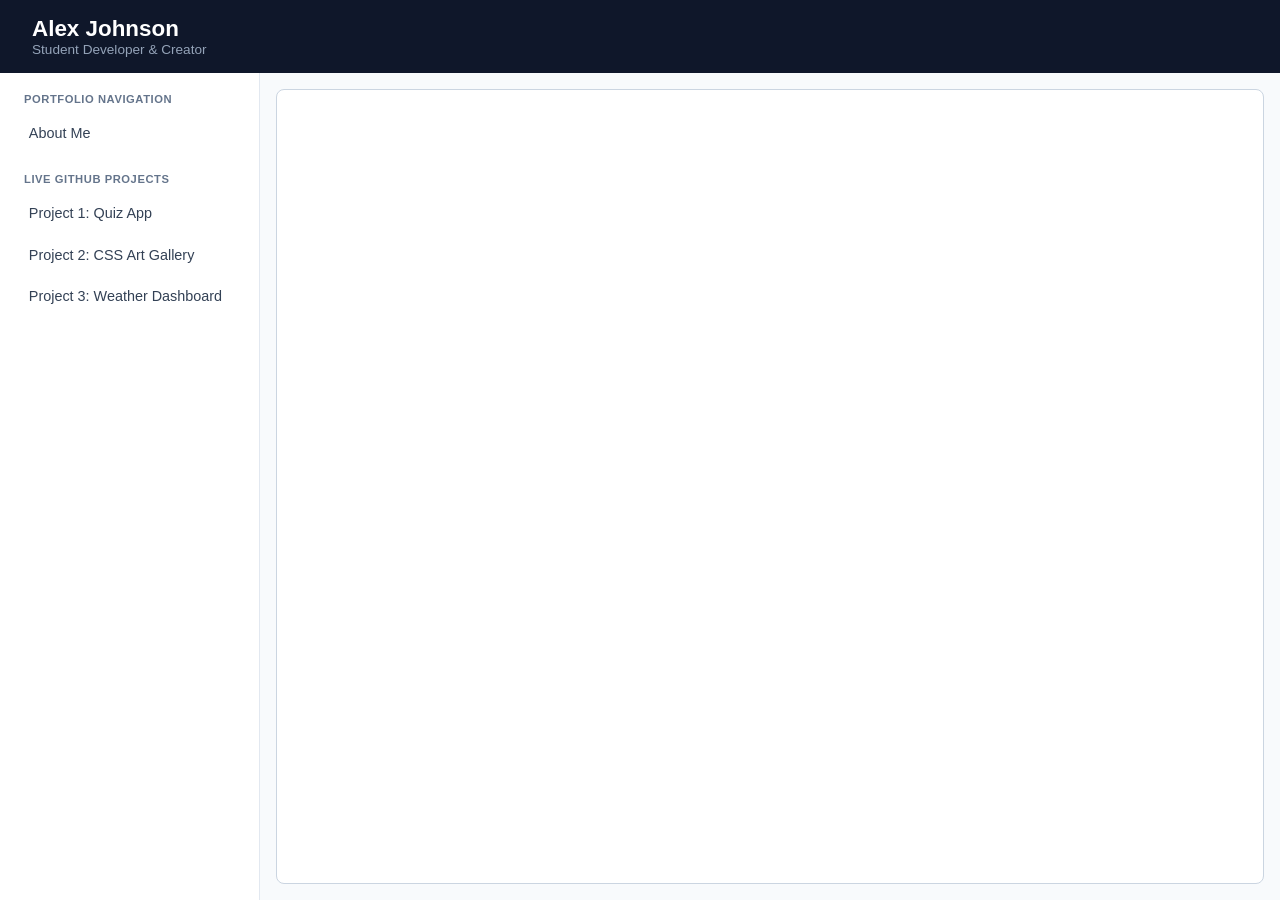
<file: index.html>
<!DOCTYPE html>
<html lang="en">
<head>
  <meta charset="UTF-8">
  <meta name="viewport" content="width=device-width, initial-scale=1.0">
  <title>Student Developer Portfolio</title>
  <link rel="stylesheet" href="style.css">
</head>
<body>

  <!-- Header -->
  <header>
    <h1>Alex Johnson</h1>
    <p>Student Developer & Creator</p>
  </header>

  <div class="portfolio-container">
    
    <!-- Sidebar Navigation -->
    <nav class="sidebar">
      <h2>Portfolio Navigation</h2>
      
      <!-- Local Page -->
      <a href="about.html" target="portfolio-frame">About Me</a>

      <h2>Live GitHub Projects</h2>
      <!-- Live GitHub Pages URLs -->
      <a href="https://dosol128.github.io/Zelda-Website/" target="portfolio-frame">
        Project 1: Quiz App
      </a>
      <a href="https://alexjohnson.github.io/css-art-gallery/" target="portfolio-frame">
        Project 2: CSS Art Gallery
      </a>
      <a href="https://alexjohnson.github.io/weather-dashboard/" target="portfolio-frame">
        Project 3: Weather Dashboard
      </a>
    </nav>

    <!-- Content Display Area -->
    <main class="content-area">
      <div class="iframe-wrapper">
        <iframe 
          name="portfolio-frame" 
          
          title="Live Project Display">
        </iframe>
      </div>
    </main>

  </div>

</body>
</html>
</file>
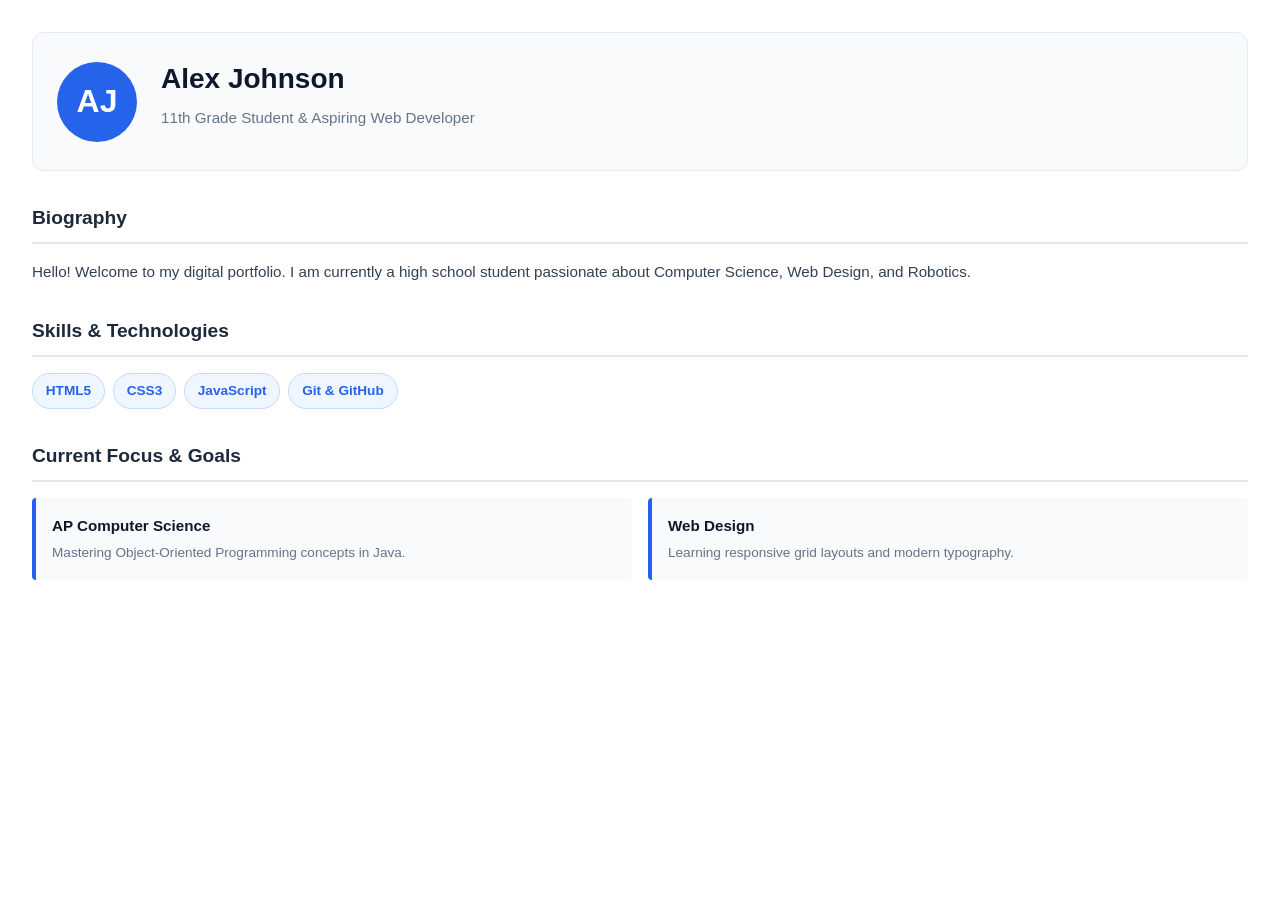
<file: about.html>
<!DOCTYPE html>
<html lang="en">
<head>
  <meta charset="UTF-8">
  <meta name="viewport" content="width=device-width, initial-scale=1.0">
  <title>About Me</title>
  
  <!-- External CSS Link -->
  <link rel="stylesheet" href="about.css">
</head>
<body>

  <header class="profile-card">
    <div class="avatar-placeholder">AJ</div>
    <div class="profile-info">
      <h1>Alex Johnson</h1>
      <p>11th Grade Student & Aspiring Web Developer</p>
    </div>
  </header>

  <section>
    <h2>Biography</h2>
    <p>
      Hello! Welcome to my digital portfolio. I am currently a high school student passionate about Computer Science, Web Design, and Robotics.
    </p>
  </section>

  <section>
    <h2>Skills & Technologies</h2>
    <div class="skills-grid">
      <span class="skill-tag">HTML5</span>
      <span class="skill-tag">CSS3</span>
      <span class="skill-tag">JavaScript</span>
      <span class="skill-tag">Git & GitHub</span>
    </div>
  </section>

  <section>
    <h2>Current Focus & Goals</h2>
    <div class="goals-grid">
      <div class="goal-card">
        <h3>AP Computer Science</h3>
        <p>Mastering Object-Oriented Programming concepts in Java.</p>
      </div>
      <div class="goal-card">
        <h3>Web Design</h3>
        <p>Learning responsive grid layouts and modern typography.</p>
      </div>
    </div>
  </section>

</body>
</html>
</file>
<file: style.css>
* {
  box-sizing: border-box;
  margin: 0;
  padding: 0;
}

body {
  font-family: 'Segoe UI', Tahoma, Geneva, Verdana, sans-serif;
  height: 100vh;
  display: flex;
  flex-direction: column;
  overflow: hidden;
}

header {
  background-color: #0f172a;
  color: #ffffff;
  padding: 1rem 2rem;
}

header h1 {
  font-size: 1.4rem;
}

header p {
  font-size: 0.85rem;
  color: #94a3b8;
}

.portfolio-container {
  display: flex;
  flex: 1;
  height: calc(100vh - 65px);
}

.sidebar {
  width: 260px;
  background-color: #ffffff;
  border-right: 1px solid #e2e8f0;
  padding: 1.25rem 1rem;
  display: flex;
  flex-direction: column;
  gap: 0.4rem;
  overflow-y: auto;
}

.sidebar h2 {
  font-size: 0.7rem;
  text-transform: uppercase;
  letter-spacing: 0.05em;
  color: #64748b;
  margin: 1rem 0 0.25rem 0.5rem;
}

.sidebar h2:first-of-type {
  margin-top: 0;
}

.sidebar a {
  text-decoration: none;
  color: #334155;
  padding: 0.6rem 0.8rem;
  border-radius: 6px;
  font-size: 0.9rem;
  font-weight: 500;
  transition: background-color 0.2s ease, color 0.2s ease;
}

.sidebar a:hover {
  background-color: #f1f5f9;
  color: #2563eb;
}

.content-area {
  flex: 1;
  padding: 1rem;
  background-color: #f8fafc;
}

.iframe-wrapper {
  width: 100%;
  height: 100%;
  border-radius: 8px;
  overflow: hidden;
  border: 1px solid #cbd5e1;
  background-color: #ffffff;
}

iframe {
  width: 100%;
  height: 100%;
  border: none;
}
</file>
<file: about.css>
/* Reset & Base Styles */
* {
  box-sizing: border-box;
  margin: 0;
  padding: 0;
}

body {
  font-family: 'Segoe UI', Tahoma, Geneva, Verdana, sans-serif;
  background-color: #ffffff;
  color: #334155;
  line-height: 1.6;
  padding: 2rem;
}

/* Profile Card */
.profile-card {
  display: flex;
  align-items: center;
  gap: 1.5rem;
  background-color: #f8fafc;
  border: 1px solid #e2e8f0;
  border-radius: 12px;
  padding: 1.5rem;
  margin-bottom: 2rem;
}

.avatar-placeholder {
  width: 80px;
  height: 80px;
  border-radius: 50%;
  background-color: #2563eb;
  color: #ffffff;
  display: flex;
  align-items: center;
  justify-content: center;
  font-size: 2rem;
  font-weight: bold;
  flex-shrink: 0;
}

.profile-info h1 {
  color: #0f172a;
  font-size: 1.75rem;
  margin-bottom: 0.25rem;
}

.profile-info p {
  color: #64748b;
  font-size: 0.95rem;
  font-weight: 500;
}

/* Content Sections */
section {
  margin-bottom: 2rem;
}

h2 {
  color: #1e293b;
  font-size: 1.2rem;
  border-bottom: 2px solid #e2e8f0;
  padding-bottom: 0.5rem;
  margin-bottom: 1rem;
}

p {
  margin-bottom: 1rem;
  font-size: 0.95rem;
}

/* Skill Tags */
.skills-grid {
  display: flex;
  flex-wrap: wrap;
  gap: 0.5rem;
}

.skill-tag {
  background-color: #eff6ff;
  color: #2563eb;
  border: 1px solid #bfdbfe;
  padding: 0.4rem 0.8rem;
  border-radius: 20px;
  font-size: 0.85rem;
  font-weight: 600;
}

/* Goals Grid */
.goals-grid {
  display: grid;
  grid-template-columns: repeat(auto-fit, minmax(200px, 1fr));
  gap: 1rem;
}

.goal-card {
  background-color: #f8fafc;
  border-left: 4px solid #2563eb;
  padding: 1rem;
  border-radius: 4px;
}

.goal-card h3 {
  font-size: 0.95rem;
  color: #0f172a;
  margin-bottom: 0.25rem;
}

.goal-card p {
  font-size: 0.85rem;
  color: #64748b;
  margin-bottom: 0;
}
</file>
